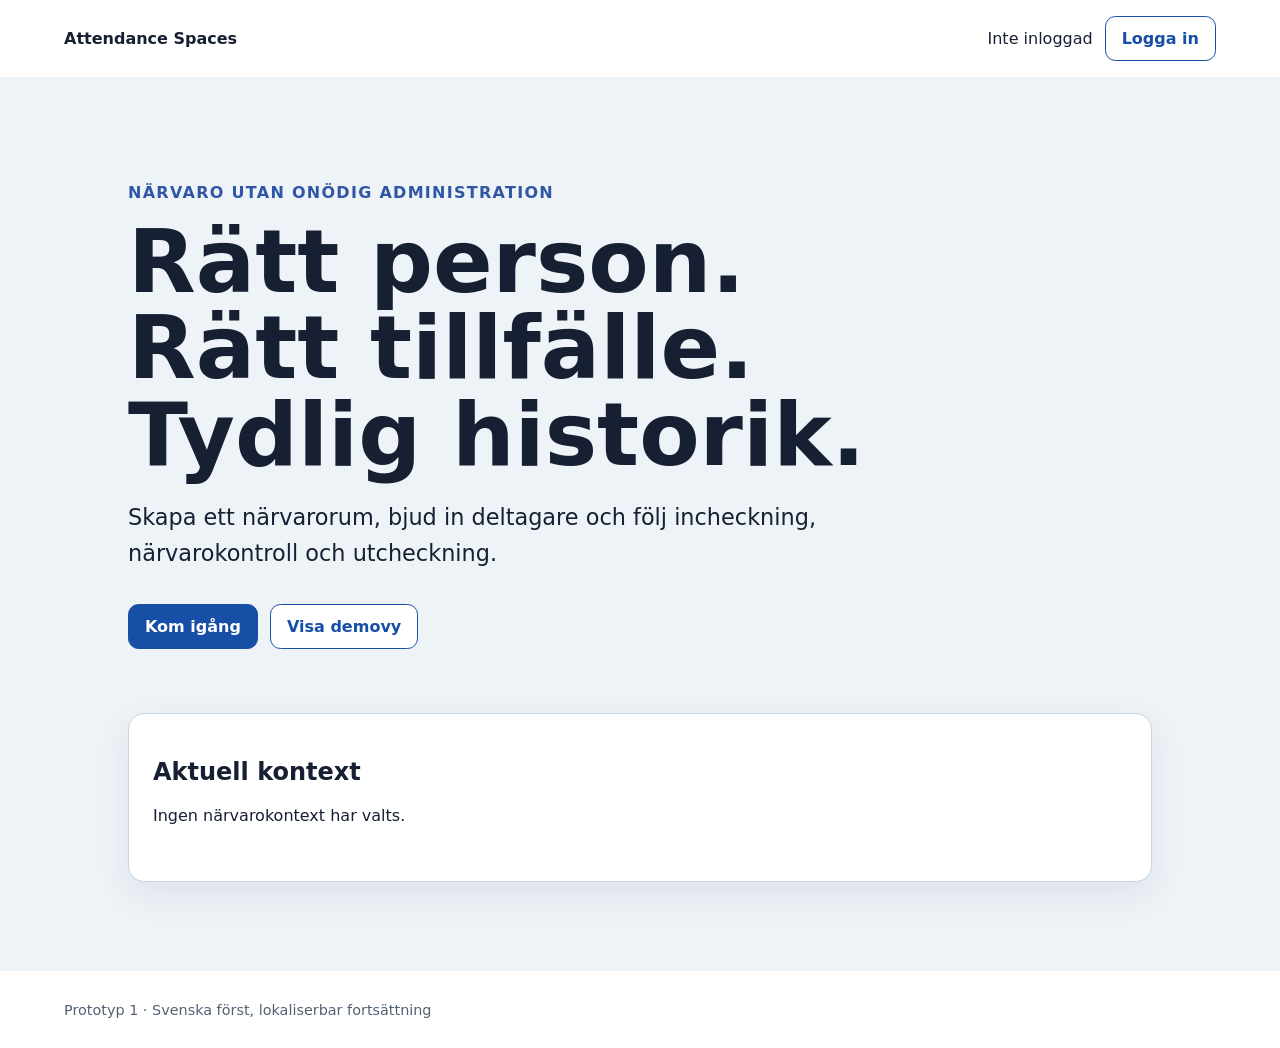
<file: frontend/index.html>
<!doctype html>
<html lang="sv">
<head>
  <meta charset="utf-8">
  <meta name="viewport" content="width=device-width,initial-scale=1">
  <meta name="description" content="Attendance Spaces, enkel och säker närvarohantering.">
  <title>Attendance Spaces</title>
  <link rel="stylesheet" href="./assets/app.css">
</head>
<body>
  <a class="skip-link" href="#main">Hoppa till innehållet</a>
  <header class="site-header">
    <a class="brand" href="./" aria-label="Attendance Spaces, startsida">Attendance Spaces</a>
    <div class="auth-controls"><span id="auth-status" role="status">Inte inloggad</span><button id="login-button" class="button button-secondary" type="button">Logga in</button></div>
  </header>
  <main id="main" class="shell" tabindex="-1">
    <section class="hero" aria-labelledby="hero-title">
      <p class="eyebrow">Närvaro utan onödig administration</p>
      <h1 id="hero-title">Rätt person. Rätt tillfälle. Tydlig historik.</h1>
      <p class="lead">Skapa ett närvarorum, bjud in deltagare och följ incheckning, närvarokontroll och utcheckning.</p>
      <div class="actions">
        <button id="primary-action" class="button button-primary" type="button">Kom igång</button>
        <a class="button button-secondary" href="./">Visa demovy</a>
      </div>
    </section>
    <section class="context-card" aria-labelledby="context-title">
      <h2 id="context-title">Aktuell kontext</h2>
      <p id="context-message" role="status" aria-live="polite">Ingen närvarokontext har valts.</p>
      <dl id="context-details" class="context-details" hidden></dl>
    </section>
    <noscript>JavaScript krävs för att använda Attendance Spaces.</noscript>
  </main>
  <footer class="site-footer"><p>Prototyp 1 · Svenska först, lokaliserbar fortsättning</p></footer>
  <script type="module" src="./assets/app.js"></script>
</body>
</html>
</file>
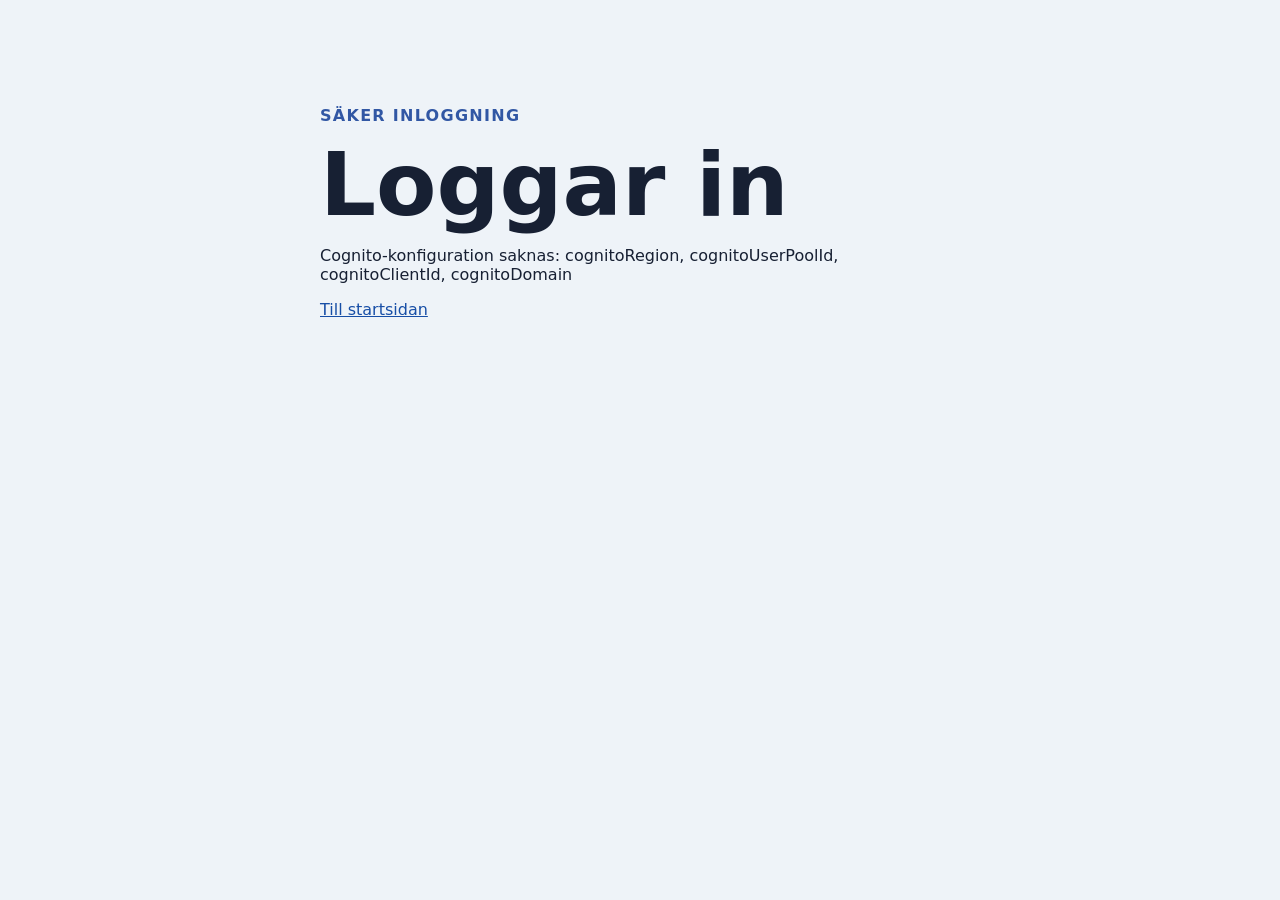
<file: frontend/auth/callback.html>
<!doctype html>
<html lang="sv">
<head>
  <meta charset="utf-8">
  <meta name="viewport" content="width=device-width,initial-scale=1">
  <meta name="robots" content="noindex">
  <title>Loggar in · Attendance Spaces</title>
  <link rel="stylesheet" href="../assets/app.css">
</head>
<body>
  <main class="shell callback-shell">
    <p class="eyebrow">Säker inloggning</p>
    <h1>Loggar in</h1>
    <p id="callback-status" role="status" aria-live="polite">Autentiseringssvaret förbereds.</p>
    <p><a id="callback-home" href="../" hidden>Till startsidan</a></p>
  </main>
  <script type="module" src="../assets/auth-callback.js"></script>
</body>
</html>
</file>
<file: frontend/assets/app.css>
:root {
  color-scheme: light;
  font-family: Inter, ui-sans-serif, system-ui, sans-serif;
  color: #172033;
  background: #eef3f8;
}
* { box-sizing: border-box; }
body { min-height: 100vh; margin: 0; display: grid; grid-template-rows: auto 1fr auto; }
a { color: #174ea6; }
.skip-link { position: fixed; left: 1rem; top: -5rem; padding: .75rem 1rem; background: white; z-index: 10; }
.skip-link:focus { top: 1rem; }
.site-header, .site-footer { display: flex; align-items: center; justify-content: space-between; gap: 1rem; padding: 1rem clamp(1rem, 5vw, 4rem); background: #fff; }
.auth-controls { display: flex; align-items: center; gap: .75rem; }
.brand { color: #172033; font-weight: 800; text-decoration: none; }
.shell { width: min(72rem, 100%); margin: 0 auto; padding: clamp(2rem, 7vw, 6rem) clamp(1rem, 5vw, 4rem); }
.hero { max-width: 52rem; }
.eyebrow { color: #3157a4; font-weight: 800; letter-spacing: .08em; text-transform: uppercase; }
h1 { max-width: 18ch; margin: .2em 0; font-size: clamp(2.5rem, 7vw, 5.5rem); line-height: .98; }
.lead { max-width: 46rem; font-size: clamp(1.1rem, 2vw, 1.4rem); line-height: 1.6; }
.actions { display: flex; flex-wrap: wrap; gap: .75rem; margin-top: 2rem; }
.button { display: inline-flex; align-items: center; justify-content: center; border: 1px solid #174ea6; border-radius: .65rem; padding: .75rem 1rem; font: inherit; font-weight: 750; text-decoration: none; cursor: pointer; }
.button-primary { color: #fff; background: #174ea6; }
.button-secondary { color: #174ea6; background: #fff; }
.button:focus-visible, a:focus-visible { outline: 3px solid #f4b400; outline-offset: 3px; }
.context-card { margin-top: 4rem; padding: 1.5rem; border: 1px solid #c8d4e3; border-radius: 1rem; background: #fff; box-shadow: 0 .8rem 2.4rem rgb(23 32 51 / 8%); }
.context-details { display: grid; grid-template-columns: max-content 1fr; gap: .5rem 1rem; overflow-wrap: anywhere; }
.context-details dt { font-weight: 800; }
.context-details dd { margin: 0; }
.callback-shell { max-width: 48rem; }
.site-footer { color: #526174; font-size: .9rem; }
@media (max-width: 38rem) {
  .site-header { align-items: flex-start; }
  h1 { font-size: 2.7rem; }
}
</file>
